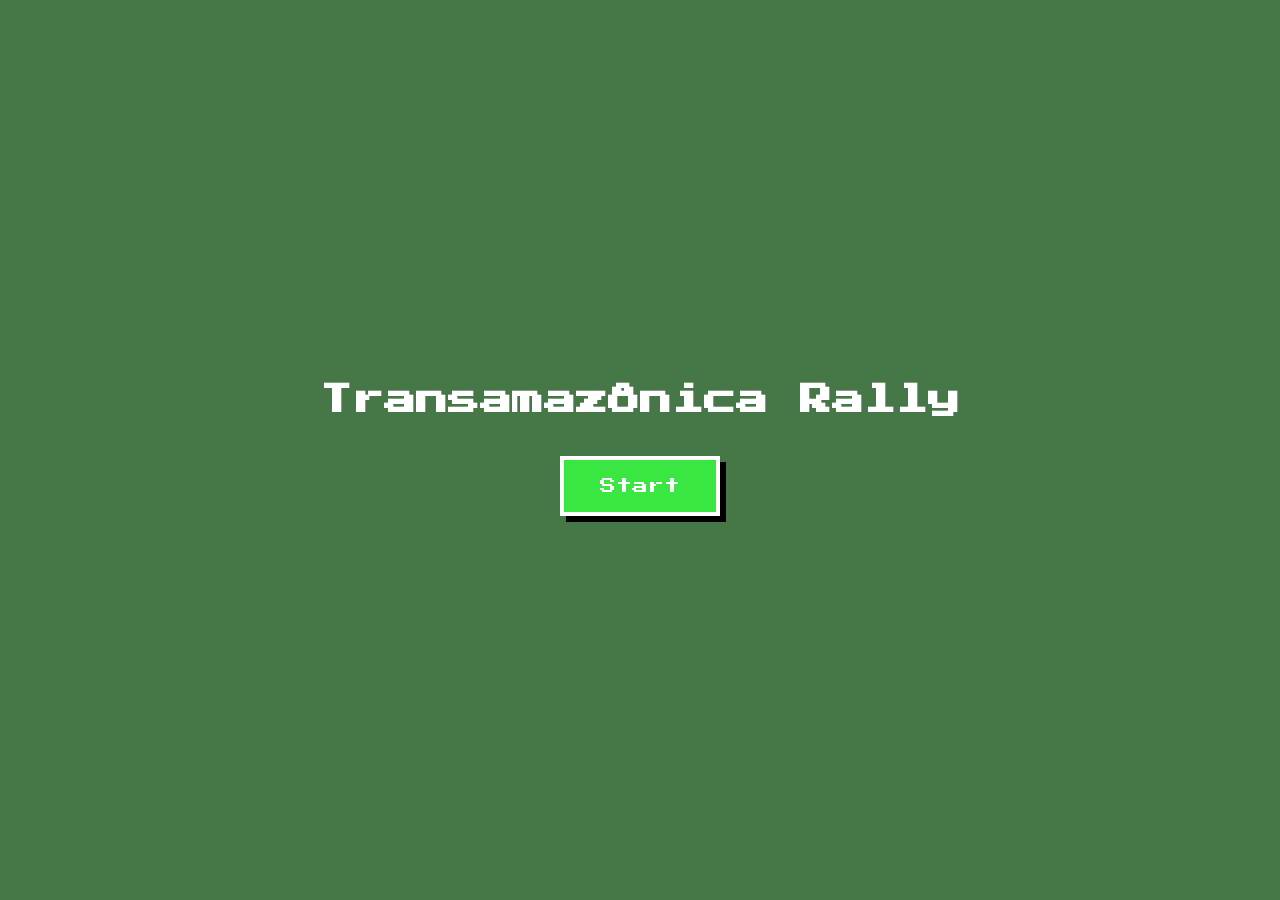
<file: index.html>
<!DOCTYPE html>
<html lang="pt-BR">
<head>
    <meta charset="UTF-8">
    <meta name="viewport" content="width=device-width, initial-scale=1.0">
    <title>Menu</title>
    <link rel="preconnect" href="https://fonts.googleapis.com">
    <link rel="preconnect" href="https://fonts.gstatic.com" crossorigin>
    <link href="https://fonts.googleapis.com/css2?family=Press+Start+2P&display=swap" rel="stylesheet">
    <link rel="stylesheet" href="style_1.css">
    <link rel="stylesheet" href="https://fonts.googleapis.com/css2?family=Material+Symbols+Outlined:opsz,wght,FILL,GRAD@20..48,100..700,0..1,-50..200&icon_names=sports_esports" />
    <link rel="icon"type="image/png" href="flatcon.png">
</head>
<body>
    <main class="menu-container">
        <h1 class="tittle">Transamazônica Rally</h1>
        <button id="btn-start" class="btn-play">Start</button>
    </main>
    <script>
        document.getElementById('btn-start').addEventListener('click', ()=>{
            //redirecionar para o arquivo
            window.location.href = 'jogo.html';
        })

    </script>
</body>
</html>
</file>
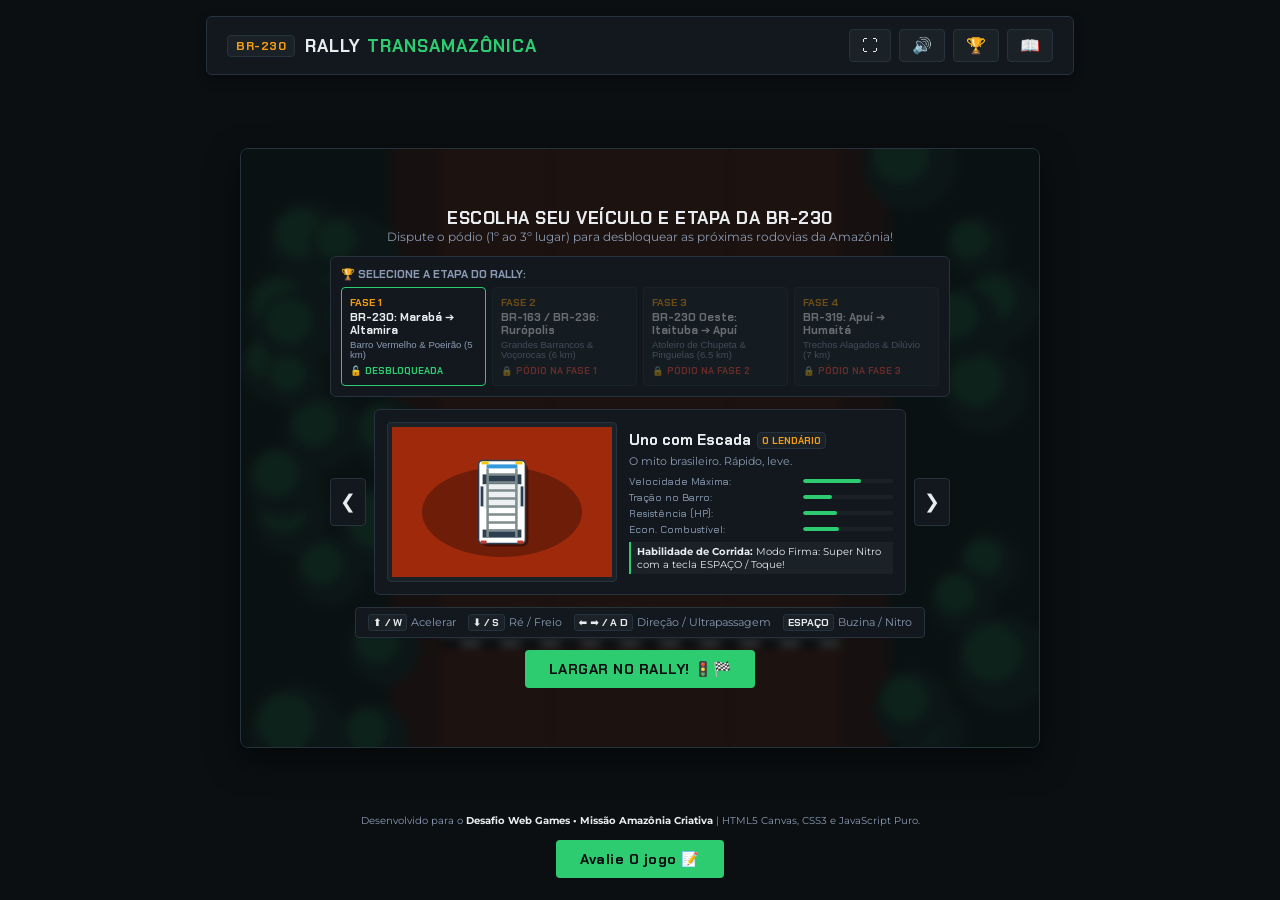
<file: jogo.html>
<!DOCTYPE html>
<html lang="pt-BR">
<head>
  <meta charset="UTF-8">
  <meta name="viewport" content="width=device-width, initial-scale=1.0, maximum-scale=1.0, user-scalable=no">
  <meta name="description" content="Transamazônica Rally: Desafio BR-230">
  <title>Transamazônica Rally</title>
  <link rel="preconnect" href="https://fonts.googleapis.com">
  <link rel="preconnect" href="https://fonts.gstatic.com">
  <link href="https://fonts.googleapis.com/css2?family=Chakra+Petch:wght@400;600;700;800&family=Montserrat:wght@400;600;800&display=swap" rel="stylesheet">
  <link rel="stylesheet" href="style.css">
  <link rel="icon"type="image/png" href="flatcon.png">
</head>
<body>
  <div id="game-container">
    <!-- Cabeçalho / Topbar -->
    <header class="game-header">
      <div class="header-logo">
        <span class="badge-road">BR-230</span>
        <h1>RALLY <span>TRANSAMAZÔNICA</span></h1>
      </div>
      <div class="header-controls">
        <button id="btn-fullscreen" class="btn-icon" title="Modo Tela Cheia" aria-label="Tela Cheia">
          ⛶
        </button>
        <button id="btn-sound" class="btn-icon" title="Ativar/Desativar Som" aria-label="Som">
          🔊
        </button>
        <button id="btn-records" class="btn-icon" title="Placar de Recordes e Pontos" aria-label="Pontos">
          🏆
        </button>
        <button id="btn-info" class="btn-icon" title="Guia do Piloto e Dicas da Transamazônica" aria-label="Guia">
          📖
        </button>
      </div>
    </header>

    <!-- Canvas do Jogo -->
    <div class="canvas-wrapper">
      <canvas id="gameCanvas" width="800" height="600"></canvas>
      
      <!-- Semáforo de Largada (3, 2, 1, VAI!) -->
      <div id="start-lights" class="start-lights hidden">
        <div class="light-group">
          <div class="light light-red" id="light-1"></div>
          <div class="light light-yellow" id="light-2"></div>
          <div class="light light-green" id="light-3"></div>
        </div>
        <div id="countdown-text" class="countdown-text">3</div>
      </div>

      <!-- Efeitos Climáticos / Efeitos de Tela -->
      <div id="mud-splatter" class="screen-fx"></div>
      <div id="dirty-mud-splatter" class="screen-fx"></div>
      <div id="rain-overlay" class="screen-fx"></div>
      <div id="fog-overlay" class="screen-fx"></div>
      <div id="flash-overlay" class="screen-fx"></div>

      <!-- HUD Dinâmico Sobreposto no Canvas (Modo Corrida) -->
      <div id="game-hud" class="hud-container hidden">
        <div class="hud-top">
          <!-- Posição na Corrida (1º ao 5º) -->
          <div class="hud-card position-card">
            <span class="hud-label">POSIÇÃO</span>
            <div class="position-display">
              <span id="pos-val" class="pos-num">1º</span>
              <span class="pos-total">/ 5</span>
            </div>
          </div>

          <!-- Mini-Mapa da Corrida (Posição dos 5 Carros) -->
          <div class="hud-card race-track-card">
            <div class="track-header">
              <span id="stage-badge-hud" class="badge-road" style="font-size: 0.65rem; padding: 1px 6px;">FASE 1</span>
              <span id="checkpoint-text">Trecho BR-230 • 0.0 km</span>
              <span>CHEGADA 🏁</span>
            </div>
            <div class="race-minimap" id="race-minimap">
              <div class="track-line"></div>
              <div id="car-dot-player" class="car-dot player-dot" title="Você"></div>
              <div id="car-dot-1" class="car-dot ai-dot" title="Rival 1"></div>
              <div id="car-dot-2" class="car-dot ai-dot" title="Rival 2"></div>
              <div id="car-dot-3" class="car-dot ai-dot" title="Rival 3"></div>
              <div id="car-dot-4" class="car-dot ai-dot" title="Rival 4"></div>
            </div>
          </div>

          <!-- Mudas & Botão de Menu In-Game -->
          <div class="hud-right-group">
            <div class="hud-card eco-card">
              <span class="hud-label">MUDAS</span>
              <span class="hud-value"><span id="seed-counter">0</span> 🌱</span>
            </div>
            <button id="btn-hud-pause" class="btn-icon hud-pause-btn" title="Pausar / Menu">
              ⏸️
            </button>
          </div>
        </div>

        <div class="hud-bottom">
          <!-- Velocímetro, Marcha/Tração e Relevo (Subida/Descida) -->
          <div class="hud-card speed-card">
            <div class="speed-digital">
              <span id="speed-val">0</span>
              <span class="unit">KM/H</span>
            </div>
            <div id="traction-warning" class="status-pill status-normal">PISTA LIVRE</div>
            <div id="slope-indicator" class="slope-pill slope-flat">↔️ PISTA PLANA</div>
          </div>

          <!-- Indicadores de Combustível e Integridade -->
          <div class="hud-card stats-card">
            <!-- Combustível -->
            <div class="stat-gauge">
              <div class="gauge-header">
                <span>⛽ BIO-COMBUSTÍVEL</span>
                <span id="fuel-val">100%</span>
              </div>
              <div class="gauge-bar">
                <div id="fuel-bar-fill" class="gauge-fill fuel-fill"></div>
              </div>
            </div>

            <!-- Integridade do Carro -->
            <div class="stat-gauge">
              <div class="gauge-header">
                <span>🛠️ INTEGRIDADE</span>
                <span id="health-val">100%</span>
              </div>
              <div class="gauge-bar">
                <div id="health-bar-fill" class="gauge-fill health-fill"></div>
              </div>
            </div>
          </div>
        </div>

        <!-- Alerta Flutuante de Eventos / Bônus -->
        <div id="floating-alert" class="floating-alert hidden"></div>
      </div>

      <!-- Controles Virtuais Touch (Mobile / Telas Touch) -->
      <div id="touch-controls" class="touch-controls hidden">
        <div class="touch-left">
          <button id="btn-left" class="touch-btn" aria-label="Esquerda">◀</button>
          <button id="btn-right" class="touch-btn" aria-label="Direita">▶</button>
        </div>
        <div class="touch-right">
          <button id="btn-horn" class="touch-btn touch-horn" aria-label="Buzina / Ação">📢</button>
          <button id="btn-brake" class="touch-btn touch-brake" aria-label="Freio">🛑</button>
          <button id="btn-gas" class="touch-btn touch-gas" aria-label="Acelerar">⚡</button>
        </div>
      </div>

      <!-- TELA DE GARAGEM / MENU PRINCIPAL -->
      <div id="menu-screen" class="overlay-screen">
        <div class="menu-content">
          <div class="menu-header">
            <h2>ESCOLHA SEU VEÍCULO E ETAPA DA BR-230</h2>
            <p>Dispute o pódio (1º ao 3º lugar) para desbloquear as próximas rodovias da Amazônia!</p>
          </div>

          <!-- Seletor de Fases (1 a 4) -->
          <div class="stage-selector-container">
            <span class="stage-selector-title">🏆 SELECIONE A ETAPA DO RALLY:</span>
            <div class="stage-grid">
              <button class="stage-card stage-active" data-stage="1" id="stage-btn-1">
                <span class="stage-tag">FASE 1</span>
                <span class="stage-name">BR-230: Marabá ➔ Altamira</span>
                <span class="stage-desc">Barro Vermelho & Poeirão (5 km)</span>
                <span class="stage-status" id="stage-status-1">🔓 DESBLOQUEADA</span>
              </button>
              <button class="stage-card stage-locked" data-stage="2" id="stage-btn-2">
                <span class="stage-tag">FASE 2</span>
                <span class="stage-name">BR-163 / BR-236: Rurópolis</span>
                <span class="stage-desc">Grandes Barrancos & Voçorocas (6 km)</span>
                <span class="stage-status" id="stage-status-2">🔒 PÓDIO NA FASE 1</span>
              </button>
              <button class="stage-card stage-locked" data-stage="3" id="stage-btn-3">
                <span class="stage-tag">FASE 3</span>
                <span class="stage-name">BR-230 Oeste: Itaituba ➔ Apuí</span>
                <span class="stage-desc">Atoleiro de Chupeta & Pinguelas (6.5 km)</span>
                <span class="stage-status" id="stage-status-3">🔒 PÓDIO NA FASE 2</span>
              </button>
              <button class="stage-card stage-locked" data-stage="4" id="stage-btn-4">
                <span class="stage-tag">FASE 4</span>
                <span class="stage-name">BR-319: Apuí ➔ Humaitá</span>
                <span class="stage-desc">Trechos Alagados & Dilúvio (7 km)</span>
                <span class="stage-status" id="stage-status-4">🔒 PÓDIO NA FASE 3</span>
              </button>
            </div>
          </div>

          <!-- Seletor de Carros / Garagem -->
          <div class="garage-selector">
            <button id="btn-prev-car" class="nav-arrow" aria-label="Veículo Anterior">❮</button>
            
            <div class="vehicle-display-card">
              <div class="vehicle-preview-box">
                <canvas id="vehiclePreviewCanvas" width="220" height="150"></canvas>
              </div>
              <div class="vehicle-info">
                <div class="vehicle-title-wrap">
                  <h3 id="car-name">Uno Mille com Escada</h3>
                  <span id="car-tag" class="car-badge">O LENDÁRIO</span>
                </div>
                <p id="car-desc" class="car-description">
                  Veloz, ágil e munido com a mística escada no teto. Ativa o Modo Firma (Nitro), mas exige cuidado nas crateras.
                </p>
                
                <!-- Barras de Atributos -->
                <div class="car-attributes">
                  <div class="attr-row">
                    <span>Velocidade Máxima:</span>
                    <div class="attr-bar"><div id="attr-speed" class="attr-fill"></div></div>
                  </div>
                  <div class="attr-row">
                    <span>Tração no Barro:</span>
                    <div class="attr-bar"><div id="attr-traction" class="attr-fill"></div></div>
                  </div>
                  <div class="attr-row">
                    <span>Resistência (HP):</span>
                    <div class="attr-bar"><div id="attr-durability" class="attr-fill"></div></div>
                  </div>
                  <div class="attr-row">
                    <span>Econ. Combustível:</span>
                    <div class="attr-bar"><div id="attr-fuel" class="attr-fill"></div></div>
                  </div>
                </div>

                <div class="car-special">
                  <strong>Habilidade de Corrida:</strong> <span id="car-ability">Modo Firma (Super Aceleração temporária com ESPAÇO)</span>
                </div>
              </div>
            </div>

            <button id="btn-next-car" class="nav-arrow" aria-label="Próximo Veículo">❯</button>
          </div>

          <!-- Mini Guia de Controles -->
          <div class="controls-guide">
            <div class="guide-item">
              <span class="key-pill">⬆️ / W</span> Acelerar
            </div>
            <div class="guide-item">
              <span class="key-pill">⬇️ / S</span> Ré / Freio
            </div>
            <div class="guide-item">
              <span class="key-pill">⬅️ ➡️ / A D</span> Direção / Ultrapassagem
            </div>
            <div class="guide-item">
              <span class="key-pill">ESPAÇO</span> Buzina / Nitro
            </div>
          </div>

          <div class="menu-actions">
            <button id="btn-start" class="btn-primary">LARGAR NO RALLY! 🚦🏁</button>
          </div>
        </div>
      </div>

      <!-- TELA DE PAUSA / MENU EM JOGO -->
      <div id="pause-screen" class="overlay-screen hidden">
        <div class="modal-card pause-card">
          <h2>CORRIDA PAUSADA ⏸️</h2>
          <p>Você parou no acostamento da Transamazônica. Escolha uma opção:</p>
          <div class="modal-buttons pause-buttons-grid">
            <button id="btn-resume" class="btn-primary">CONTINUAR CORRIDA ▶️</button>
            <button id="btn-pause-restart" class="btn-secondary">REINICIAR ETAPA 🔄</button>
            <button id="btn-pause-records" class="btn-secondary">PLACAR & RECORDES 🏆</button>
            <button id="btn-pause-guide" class="btn-secondary">GUIA DO PILOTO 📖</button>
            <button id="btn-quit" class="btn-secondary">VOLTAR À GARAGEM 🚪</button>
          </div>
        </div>
      </div>

      <!-- TELA DE GAME OVER / DERROTA -->
      <div id="gameover-screen" class="overlay-screen hidden">
        <div class="modal-card gameover-card">
          <div class="modal-icon">⚠️</div>
          <h2 id="gameover-title">FIM DE CORRIDA!</h2>
          <p id="gameover-reason">Seu veículo quebrou devido às crateras da Transamazônica.</p>

          <div class="final-stats-grid">
            <div class="stat-box">
              <span class="stat-num" id="stat-dist">0 km</span>
              <span class="stat-label">Distância Percorrida</span>
            </div>
            <div class="stat-box">
              <span class="stat-num" id="stat-seeds">0</span>
              <span class="stat-label">Mudas Salvas</span>
            </div>
            <div class="stat-box">
              <span class="stat-num" id="stat-fauna">0</span>
              <span class="stat-label">Animais Respeitados</span>
            </div>
            <div class="stat-box highlight-box">
              <span class="stat-num" id="stat-score">0</span>
              <span class="stat-label">Pontuação Total</span>
            </div>
          </div>

          <div class="record-badge">
            🏆 Melhor Corrida: <span id="stat-record">0 pts</span>
          </div>

          <div class="modal-buttons">
            <button id="btn-retry" class="btn-primary">CORRER NOVAMENTE 🔄</button>
            <button id="btn-garage-return" class="btn-secondary">TROCAR CARRO 🚗</button>
          </div>
        </div>
      </div>

      <!-- TELA DE VITÓRIA / PÓDIO DE CORRIDA -->
      <div id="victory-screen" class="overlay-screen hidden">
        <div class="modal-card victory-card">
          <div class="modal-icon" id="vic-trophy">🏆</div>
          <h2 id="vic-title">CHEGADA EM 1º LUGAR!</h2>
          <p id="vic-subtitle">Você cruzou a linha de chegada na Base de Altamira como o Campeão da Transamazônica!</p>

          <div class="podium-display">
            <div class="podium-rank" id="vic-badge">🥇 CAMPEÃO DA BR-230</div>
          </div>

          <div class="final-stats-grid">
            <div class="stat-box">
              <span class="stat-num" id="vic-time">00:00</span>
              <span class="stat-label">Tempo de Corrida</span>
            </div>
            <div class="stat-box">
              <span class="stat-num" id="vic-seeds">0</span>
              <span class="stat-label">Mudas Coletadas</span>
            </div>
            <div class="stat-box">
              <span class="stat-num" id="vic-fauna">0</span>
              <span class="stat-label">Fauna Preservada</span>
            </div>
            <div class="stat-box highlight-box">
              <span class="stat-num" id="vic-score">0</span>
              <span class="stat-label">Pontuação do Pódio</span>
            </div>
          </div>

          <div class="modal-buttons">
            <button id="btn-next-stage" class="btn-primary">PRÓXIMA ETAPA ➡️</button>
            <button id="btn-play-again" class="btn-secondary">CORRER DE NOVO 🌟</button>
            <button id="btn-vic-garage" class="btn-secondary">GARAGEM DE CARROS 🚗</button>
          </div>
        </div>
      </div>

      <!-- MODAL DE PLACAR DE RECORDES E PONTOS -->
      <div id="records-modal" class="overlay-screen hidden">
        <div class="modal-card records-card">
          <h2>🏆 Galeria de Recordes & Pontuações</h2>
          <p>Estatísticas do seu histórico pelas rodovias da Amazônia:</p>
          
          <div class="records-grid">
            <div class="stat-box highlight-box">
              <span class="stat-num" id="rec-high-score">0 pts</span>
              <span class="stat-label">Maior Pontuação Geral</span>
            </div>
            <div class="stat-box">
              <span class="stat-num" id="rec-total-seeds">0 🌱</span>
              <span class="stat-label">Total de Mudas Salvas</span>
            </div>
            <div class="stat-box">
              <span class="stat-num" id="rec-total-fauna">0 🐆</span>
              <span class="stat-label">Fauna Preservada</span>
            </div>
            <div class="stat-box">
              <span class="stat-num" id="rec-unlocked-stages">Fase 1 / 4</span>
              <span class="stat-label">Progresso da Campanha</span>
            </div>
          </div>

          <div class="stage-records-list">
            <h3>Melhores Tempos por Etapa:</h3>
            <div class="stage-record-row"><span>Fase 1 (BR-230 Marabá):</span> <strong id="rec-time-1">--:--</strong></div>
            <div class="stage-record-row"><span>Fase 2 (BR-163 Barrancos):</span> <strong id="rec-time-2">--:--</strong></div>
            <div class="stage-record-row"><span>Fase 3 (BR-230 Oeste Canaletas):</span> <strong id="rec-time-3">--:--</strong></div>
            <div class="stage-record-row"><span>Fase 4 (BR-319 Alagados):</span> <strong id="rec-time-4">--:--</strong></div>
          </div>

          <div class="modal-buttons" style="margin-top: 15px;">
            <button id="btn-close-records" class="btn-primary">VOLTAR AO JOGO ✖</button>
          </div>
        </div>
      </div>

      <!-- MODAL DE GUIA DO PILOTO E EXPLICAÇÕES -->
      <div id="info-modal" class="overlay-screen hidden">
        <div class="modal-card info-card">
          <h2>📖 Guia do Piloto da Transamazônica</h2>
          <div class="info-content">
            <div class="guide-topic">
              <h4>⛰️ Relevo da Amazônia (Aclives e Declives):</h4>
              <p>A topografia da Transamazônica possui subidas e descidas naturais que cortam vales e serras. Nas descidas o carro ganha embalo e nas subidas o ritmo flui naturalmente. Colete os galões de bio-combustível e as mudas nativas espalhadas pela pista para manter sua autonomia e pontuação sempre altas!</p>
            </div>
            <div class="guide-topic">
              <h4>🏎️ Curvas & Força Centrífuga:</h4>
              <p>A Transamazônica serpenteia a floresta com curvas sinuosas. Solte o acelerador ou freie antes de entrar na curva para não derrapar na terra e bater nos barrancos!</p>
            </div>
            <div class="guide-topic">
              <h4>🚷 Concorrentes Jogando Sujo:</h4>
              <p>Os rivais não facilitam! Eles <strong>fecham a porta</strong> em ultrapassagens, <strong>jogam spray de lama e pedras</strong> no seu para-brisa e tentam te empurrar contra os barrancos. Desvie lateralmente e use o vácuo com precisão!</p>
            </div>
            <div class="guide-topic">
              <h4>🌫️ Bancos de Neblina & Animais na Pista:</h4>
              <p>Em trechos de neblina espessa, a visibilidade cai drasticamente. Buzine (ESPAÇO) para alertar onças, antas e capivaras a tempo e ganhar bônus de preservação ambiental!</p>
            </div>
          </div>
          <div class="modal-buttons">
            <button id="btn-close-info" class="btn-primary">ENTENDIDO! VOLTAR AO RALLY ✖</button>
          </div>
        </div>
      </div>
    </div>

    <!-- Rodapé Semântico -->
    <footer class="game-footer">
      <p>Desenvolvido para o <strong>Desafio Web Games • Missão Amazônia Criativa</strong> | HTML5 Canvas, CSS3 e JavaScript Puro.</p>
      <br>
      <div class="menu-actions">
        <a href="https://docs.google.com/forms/d/e/1FAIpQLScHGECVdyHqYR4V4LaIM3n9pY1hiho51vANH201O3oFjHBHVQ/viewform?usp=header" target="_blank" class="btn-primary" style="text-decoration: none; display: inline-block;">
    Avalie O jogo 📝
  </a>
</div>
    </footer>
  </div>

  <!-- Scripts do Jogo Modularizados -->
  <script src="js/audio.js"></script>
  <script src="js/vehicles.js"></script>
  <script src="js/obstacles.js"></script>
  <script src="js/game.js"></script>
</body>
</html>
</file>
<file: style_1.css>
* {
      margin: 0;
      padding: 0;
      box-sizing: border-box;
      font-family: 'Press Start 2P', monospace;
    }

  body {
      background-color: #467746; /* Verde musgo escuro */
      color: #fff;
      height: 100vh;
      display: flex;
      align-items: center;
      justify-content: center;
    }

    .menu-container {
      display: flex;
      flex-direction: column;
      align-items: center;
      gap: 2.5rem;
      text-align: center;
    }

    .title {
      font-size: 2.2rem;
      color: #ffbd03;
      text-shadow: 4px 4px #7a0000;
      line-height: 1.4;
    }

    .btn-play {
      background-color: #39e642;
      color: #fff;
      border: 4px solid #fff;
      padding: 18px 36px;
      font-size: 1rem;
      cursor: pointer;
      box-shadow: 6px 6px 0px #000;
      transition: transform 0.1s, box-shadow 0.1s;
    }

    .btn-play:hover {
      background-color: #ffbd03;
      color: #000;
      transform: translate(-2px, -2px);
      box-shadow: 8px 8px 0px #000;
    }

    .btn-play:active {
      transform: translate(4px, 4px);
      box-shadow: 2px 2px 0px #000;
    }
</file>
<file: style.css>
:root {
  --bg-main: #0b0f12;
  --bg-surface: #12181d;
  --bg-surface-elevated: #1a2228;
  --bg-overlay: rgba(11, 15, 18, 0.88);
  
  --border-color: #26333d;
  --border-focus: #3d5262;

  --color-primary: #2ecc71;
  --color-primary-dark: #27ae60;
  --color-accent: #f39c12;
  --color-danger: #e74c3c;
  --color-info: #3498db;

  --text-main: #e8ecef;
  --text-muted: #8b9bb4;
  --text-dark: #0b0f12;

  --font-display: 'Chakra Petch', system-ui, -apple-system, sans-serif;
  --font-body: 'Montserrat', system-ui, -apple-system, sans-serif;

  --radius-sm: 4px;
  --radius-md: 6px;
  --radius-lg: 8px;

  --shadow-subtle: 0 4px 12px rgba(0, 0, 0, 0.3);
  --shadow-elevation: 0 12px 32px rgba(0, 0, 0, 0.5);
}

* {
  margin: 0;
  padding: 0;
  box-sizing: border-box;
  user-select: none;
  -webkit-user-select: none;
}

html, body {
  width: 100%;
  height: 100%;
  background-color: var(--bg-main);
  color: var(--text-main);
  font-family: var(--font-body);
  overflow-x: hidden;
  display: flex;
  justify-content: center;
  align-items: center;
}

#game-container {
  width: 100%;
  max-width: 900px;
  min-height: 100vh;
  display: flex;
  flex-direction: column;
  justify-content: space-between;
  align-items: center;
  padding: 16px;
  position: relative;
}

/* =========================================================
   CABEÇALHO / TOPBAR
   ========================================================= */
.game-header {
  width: 100%;
  display: flex;
  justify-content: space-between;
  align-items: center;
  background: var(--bg-surface);
  border: 1px solid var(--border-color);
  border-radius: var(--radius-md);
  padding: 12px 20px;
  margin-bottom: 12px;
  box-shadow: var(--shadow-subtle);
}

.header-logo {
  display: flex;
  align-items: center;
  gap: 10px;
}

.badge-road {
  background: var(--bg-surface-elevated);
  color: var(--color-accent);
  font-family: var(--font-display);
  font-weight: 700;
  font-size: 0.75rem;
  padding: 2px 8px;
  border-radius: var(--radius-sm);
  border: 1px solid var(--border-color);
  letter-spacing: 0.5px;
}

.game-header h1 {
  font-family: var(--font-display);
  font-size: 1.1rem;
  font-weight: 700;
  letter-spacing: 1px;
  color: var(--text-main);
}

.game-header h1 span {
  color: var(--color-primary);
}

.header-controls {
  display: flex;
  gap: 8px;
}

.btn-icon {
  background: var(--bg-surface-elevated);
  border: 1px solid var(--border-color);
  color: var(--text-main);
  font-size: 1rem;
  padding: 6px 12px;
  border-radius: var(--radius-sm);
  cursor: pointer;
  transition: background 0.15s ease, border-color 0.15s ease;
}

.btn-icon:hover {
  background: var(--border-focus);
  border-color: var(--text-muted);
}

/* =========================================================
   CANVAS WRAPPER
   ========================================================= */
.canvas-wrapper {
  position: relative;
  width: 100%;
  max-width: 800px;
  aspect-ratio: 4 / 3;
  background: #000;
  border-radius: var(--radius-lg);
  overflow: hidden;
  border: 1px solid var(--border-color);
  box-shadow: var(--shadow-elevation);
  display: flex;
  justify-content: center;
  align-items: center;
}

#gameCanvas {
  width: 100%;
  height: 100%;
  display: block;
}

/* Efeitos Especiais de Tela */
.screen-fx {
  position: absolute;
  top: 0;
  left: 0;
  width: 100%;
  height: 100%;
  pointer-events: none;
}

#mud-splatter {
  background: rgba(158, 42, 11, 0.25);
  opacity: 0;
  transition: opacity 0.2s ease;
}

#mud-splatter.active {
  opacity: 1;
}

#rain-overlay {
  background: rgba(41, 128, 185, 0.1);
  opacity: 0;
  transition: opacity 0.3s ease;
}

#rain-overlay.active {
  opacity: 1;
}

#flash-overlay {
  background: #fff;
  opacity: 0;
  transition: opacity 0.05s ease;
}

#flash-overlay.flash {
  opacity: 0.5;
}

/* =========================================================
   HUD (HEADS-UP DISPLAY)
   ========================================================= */
.hud-container {
  position: absolute;
  top: 0;
  left: 0;
  width: 100%;
  height: 100%;
  display: flex;
  flex-direction: column;
  justify-content: space-between;
  padding: 12px;
  pointer-events: none;
}

.hud-top, .hud-bottom {
  display: flex;
  justify-content: space-between;
  align-items: center;
  gap: 8px;
  width: 100%;
}

.hud-card {
  background: var(--bg-surface);
  border: 1px solid var(--border-color);
  padding: 8px 12px;
  border-radius: var(--radius-sm);
  box-shadow: var(--shadow-subtle);
  pointer-events: auto;
}

.hud-label {
  font-family: var(--font-display);
  font-size: 0.65rem;
  color: var(--text-muted);
  letter-spacing: 0.5px;
  display: block;
  margin-bottom: 2px;
  text-transform: uppercase;
}

.hud-value {
  font-family: var(--font-display);
  font-weight: 700;
  font-size: 0.95rem;
  color: var(--text-main);
}

/* Semáforo */
.start-lights {
  position: absolute;
  top: 35%;
  left: 50%;
  transform: translate(-50%, -50%);
  background: var(--bg-surface);
  border: 1px solid var(--border-color);
  border-radius: var(--radius-md);
  padding: 16px 24px;
  display: flex;
  flex-direction: column;
  align-items: center;
  gap: 12px;
  z-index: 60;
  box-shadow: var(--shadow-elevation);
}

.light-group {
  display: flex;
  gap: 12px;
}

.light {
  width: 24px;
  height: 24px;
  border-radius: 50%;
  background: #1a2228;
  border: 1px solid var(--border-color);
}

.light-red.active { background: var(--color-danger); }
.light-yellow.active { background: var(--color-accent); }
.light-green.active { background: var(--color-primary); }

.countdown-text {
  font-family: var(--font-display);
  font-size: 1.8rem;
  font-weight: 700;
  color: var(--text-main);
}

/* Posição & Mini-Mapa */
.position-card {
  min-width: 80px;
  text-align: center;
}

.position-display {
  display: flex;
  align-items: baseline;
  justify-content: center;
  gap: 2px;
}

.pos-num {
  font-family: var(--font-display);
  font-size: 1.5rem;
  font-weight: 700;
  color: var(--color-accent);
  line-height: 1;
}

.pos-total {
  font-family: var(--font-display);
  font-size: 0.75rem;
  color: var(--text-muted);
}

.race-track-card {
  flex: 1;
  max-width: 320px;
}

.track-header {
  display: flex;
  justify-content: space-between;
  font-family: var(--font-display);
  font-size: 0.65rem;
  color: var(--text-muted);
  margin-bottom: 6px;
}

.race-minimap {
  position: relative;
  width: 100%;
  height: 6px;
  background: var(--bg-surface-elevated);
  border-radius: 3px;
  display: flex;
  align-items: center;
}

.track-line {
  position: absolute;
  width: 100%;
  height: 1px;
  background: var(--border-color);
}

.car-dot {
  position: absolute;
  width: 8px;
  height: 8px;
  border-radius: 50%;
  transform: translate(-50%, 0);
  transition: left 0.1s linear;
}

.player-dot {
  background: var(--color-primary);
  border: 1px solid #fff;
  z-index: 10;
  width: 10px;
  height: 10px;
}

.ai-dot {
  background: var(--color-danger);
}

.hud-right-group {
  display: flex;
  align-items: center;
  gap: 8px;
}

.hud-pause-btn {
  background: var(--bg-surface);
  border: 1px solid var(--border-color);
  padding: 8px;
  border-radius: var(--radius-sm);
  cursor: pointer;
  pointer-events: auto;
  color: var(--text-main);
}

.hud-pause-btn:hover {
  background: var(--bg-surface-elevated);
}

/* Speedometer & Status */
.speed-card {
  display: flex;
  flex-direction: column;
  align-items: center;
  min-width: 110px;
}

.speed-digital {
  display: flex;
  align-items: baseline;
  gap: 3px;
}

.speed-digital #speed-val {
  font-family: var(--font-display);
  font-size: 1.6rem;
  font-weight: 700;
  color: var(--text-main);
  line-height: 1;
}

.speed-digital .unit {
  font-family: var(--font-display);
  font-size: 0.65rem;
  color: var(--text-muted);
}

.status-pill, .slope-pill {
  font-family: var(--font-display);
  font-size: 0.6rem;
  font-weight: 700;
  padding: 2px 6px;
  border-radius: var(--radius-sm);
  margin-top: 4px;
  letter-spacing: 0.5px;
  text-transform: uppercase;
}

.status-normal, .slope-flat {
  background: var(--bg-surface-elevated);
  color: var(--text-muted);
  border: 1px solid var(--border-color);
}

.status-mud, .slope-uphill {
  background: var(--color-danger);
  color: #fff;
}

.status-boost, .slope-downhill {
  background: var(--color-primary);
  color: var(--text-dark);
}

.stats-card {
  display: flex;
  gap: 12px;
  min-width: 220px;
}

.stat-gauge {
  flex: 1;
}

.gauge-header {
  display: flex;
  justify-content: space-between;
  font-family: var(--font-display);
  font-size: 0.65rem;
  margin-bottom: 4px;
  color: var(--text-muted);
}

.gauge-bar {
  width: 100%;
  height: 6px;
  background: var(--bg-surface-elevated);
  border-radius: 3px;
  overflow: hidden;
  border: 1px solid var(--border-color);
}

.gauge-fill {
  height: 100%;
  width: 100%;
  transition: width 0.2s ease;
}

.fuel-fill { background: var(--color-accent); }
.health-fill { background: var(--color-primary); }

/* Floating Alert */
.floating-alert {
  position: absolute;
  top: 20%;
  left: 50%;
  transform: translate(-50%, -50%);
  background: var(--bg-surface-elevated);
  border: 1px solid var(--border-focus);
  color: var(--text-main);
  padding: 8px 16px;
  border-radius: var(--radius-sm);
  font-family: var(--font-display);
  font-weight: 700;
  font-size: 0.85rem;
  box-shadow: var(--shadow-subtle);
  animation: floatFade 1.8s forwards;
  pointer-events: none;
  text-align: center;
}

@keyframes floatFade {
  0% { opacity: 0; transform: translate(-50%, -10%); }
  15% { opacity: 1; transform: translate(-50%, -50%); }
  85% { opacity: 1; transform: translate(-50%, -50%); }
  100% { opacity: 0; transform: translate(-50%, -80%); }
}

/* =========================================================
   OVERLAYS E TELAS DE MENU (GARAGEM, PAUSA, ETC)
   ========================================================= */
.overlay-screen {
  position: absolute;
  top: 0;
  left: 0;
  width: 100%;
  height: 100%;
  background: var(--bg-overlay);
  backdrop-filter: blur(4px);
  display: flex;
  justify-content: center;
  align-items: center;
  padding: 16px;
  z-index: 100;
}

.hidden {
  display: none !important;
}

.menu-content {
  width: 100%;
  max-width: 620px;
  display: flex;
  flex-direction: column;
  align-items: center;
  text-align: center;
  gap: 12px;
}

.menu-header h2 {
  font-family: var(--font-display);
  font-size: 1.1rem;
  font-weight: 700;
  letter-spacing: 0.5px;
  color: var(--text-main);
}

.menu-header p {
  font-size: 0.75rem;
  color: var(--text-muted);
}

/* Seletor de Fases */
.stage-selector-container {
  width: 100%;
  display: flex;
  flex-direction: column;
  gap: 6px;
  background: var(--bg-surface);
  border: 1px solid var(--border-color);
  border-radius: var(--radius-md);
  padding: 10px;
}

.stage-selector-title {
  font-family: var(--font-display);
  font-size: 0.7rem;
  font-weight: 700;
  color: var(--text-muted);
  text-align: left;
  text-transform: uppercase;
}

.stage-grid {
  display: grid;
  grid-template-columns: repeat(4, 1fr);
  gap: 6px;
}

.stage-card {
  background: var(--bg-surface-elevated);
  border: 1px solid var(--border-color);
  border-radius: var(--radius-sm);
  padding: 8px;
  display: flex;
  flex-direction: column;
  align-items: flex-start;
  text-align: left;
  cursor: pointer;
  transition: border-color 0.15s ease, background 0.15s ease;
  color: var(--text-main);
}

.stage-card:hover:not(.stage-locked) {
  border-color: var(--border-focus);
}

.stage-card.stage-active {
  border-color: var(--color-primary);
  background: var(--bg-surface);
}

.stage-card.stage-locked {
  opacity: 0.4;
  cursor: not-allowed;
}

.stage-tag {
  font-family: var(--font-display);
  font-size: 0.65rem;
  font-weight: 700;
  color: var(--color-accent);
  margin-bottom: 2px;
}

.stage-name {
  font-family: var(--font-display);
  font-size: 0.7rem;
  font-weight: 700;
  color: var(--text-main);
  line-height: 1.2;
  margin-bottom: 2px;
}

.stage-desc {
  font-size: 0.6rem;
  color: var(--text-muted);
  line-height: 1.1;
  margin-bottom: 4px;
}

.stage-status {
  font-family: var(--font-display);
  font-size: 0.58rem;
  font-weight: 700;
  color: var(--color-primary);
  margin-top: auto;
}

.stage-locked .stage-status {
  color: var(--color-danger);
}

/* Seletor de Carros */
.garage-selector {
  width: 100%;
  display: flex;
  align-items: center;
  justify-content: space-between;
  gap: 8px;
}

.nav-arrow {
  background: var(--bg-surface);
  border: 1px solid var(--border-color);
  color: var(--text-main);
  font-size: 1.2rem;
  width: 36px;
  height: 48px;
  border-radius: var(--radius-sm);
  cursor: pointer;
  transition: background 0.15s ease;
  display: flex;
  align-items: center;
  justify-content: center;
}

.nav-arrow:hover {
  background: var(--bg-surface-elevated);
}

.vehicle-display-card {
  flex: 1;
  background: var(--bg-surface);
  border: 1px solid var(--border-color);
  border-radius: var(--radius-md);
  padding: 12px;
  display: flex;
  gap: 12px;
  align-items: center;
  text-align: left;
}

.vehicle-preview-box {
  background: var(--bg-surface-elevated);
  border: 1px solid var(--border-color);
  border-radius: var(--radius-sm);
  padding: 4px;
  display: flex;
  justify-content: center;
  align-items: center;
}

.vehicle-info {
  flex: 1;
}

.vehicle-title-wrap {
  display: flex;
  align-items: center;
  gap: 6px;
  margin-bottom: 4px;
}

.vehicle-title-wrap h3 {
  font-family: var(--font-display);
  font-size: 0.95rem;
  color: var(--text-main);
  font-weight: 700;
}

.car-badge {
  background: var(--bg-surface-elevated);
  border: 1px solid var(--border-color);
  color: var(--color-accent);
  font-family: var(--font-display);
  font-size: 0.6rem;
  font-weight: 700;
  padding: 1px 4px;
  border-radius: var(--radius-sm);
}

.car-description {
  font-size: 0.7rem;
  color: var(--text-muted);
  line-height: 1.3;
  margin-bottom: 6px;
}

.car-attributes {
  display: flex;
  flex-direction: column;
  gap: 3px;
  margin-bottom: 6px;
}

.attr-row {
  display: flex;
  justify-content: space-between;
  align-items: center;
  font-family: var(--font-display);
  font-size: 0.65rem;
  color: var(--text-muted);
}

.attr-bar {
  width: 90px;
  height: 4px;
  background: var(--bg-surface-elevated);
  border-radius: 2px;
  overflow: hidden;
}

.attr-fill {
  height: 100%;
  background: var(--color-primary);
  border-radius: 2px;
}

.car-special {
  font-size: 0.65rem;
  background: var(--bg-surface-elevated);
  border-left: 2px solid var(--color-primary);
  padding: 3px 6px;
  color: var(--text-main);
}

/* Guia de Controles Mini */
.controls-guide {
  display: flex;
  justify-content: center;
  gap: 12px;
  flex-wrap: wrap;
  background: var(--bg-surface);
  padding: 6px 12px;
  border-radius: var(--radius-sm);
  border: 1px solid var(--border-color);
}

.guide-item {
  display: flex;
  align-items: center;
  gap: 4px;
  font-size: 0.68rem;
  color: var(--text-muted);
}

.key-pill {
  background: var(--bg-surface-elevated);
  border: 1px solid var(--border-color);
  padding: 1px 4px;
  border-radius: 3px;
  font-family: var(--font-display);
  font-size: 0.65rem;
  font-weight: 700;
  color: var(--text-main);
}

/* Botões Modernos */
.btn-primary {
  background: var(--color-primary);
  color: var(--text-dark);
  border: none;
  font-family: var(--font-display);
  font-weight: 700;
  font-size: 0.9rem;
  padding: 10px 24px;
  border-radius: var(--radius-sm);
  cursor: pointer;
  transition: background 0.15s ease, transform 0.1s ease;
  letter-spacing: 0.5px;
}

.btn-primary:hover {
  background: var(--color-primary-dark);
  color: #fff;
}

.btn-primary:active {
  transform: scale(0.98);
}

.btn-secondary {
  background: var(--bg-surface-elevated);
  color: var(--text-main);
  border: 1px solid var(--border-color);
  font-family: var(--font-display);
  font-weight: 700;
  font-size: 0.85rem;
  padding: 8px 16px;
  border-radius: var(--radius-sm);
  cursor: pointer;
  transition: background 0.15s ease;
}

.btn-secondary:hover {
  background: var(--border-focus);
}

/* Modais de Estado (Pausa, Vitória, Game Over) */
.modal-card {
  background: var(--bg-surface);
  border: 1px solid var(--border-color);
  border-radius: var(--radius-md);
  padding: 20px;
  max-width: 460px;
  width: 100%;
  text-align: center;
  box-shadow: var(--shadow-elevation);
}

.modal-icon {
  font-size: 2rem;
  margin-bottom: 4px;
}

.modal-card h2 {
  font-family: var(--font-display);
  font-size: 1.2rem;
  font-weight: 700;
  color: var(--text-main);
  margin-bottom: 4px;
}

.modal-card p {
  font-size: 0.78rem;
  color: var(--text-muted);
  margin-bottom: 12px;
}

.podium-display {
  margin: 8px 0 12px 0;
}

.podium-rank {
  background: var(--bg-surface-elevated);
  border: 1px solid var(--border-color);
  color: var(--color-accent);
  font-family: var(--font-display);
  font-size: 0.9rem;
  font-weight: 700;
  padding: 4px 12px;
  border-radius: var(--radius-sm);
  display: inline-block;
}

.final-stats-grid {
  display: grid;
  grid-template-columns: 1fr 1fr;
  gap: 8px;
  margin-bottom: 12px;
}

.stat-box {
  background: var(--bg-surface-elevated);
  border: 1px solid var(--border-color);
  padding: 8px;
  border-radius: var(--radius-sm);
  display: flex;
  flex-direction: column;
}

.stat-num {
  font-family: var(--font-display);
  font-weight: 700;
  font-size: 1.1rem;
  color: var(--text-main);
}

.stat-label {
  font-size: 0.65rem;
  color: var(--text-muted);
  margin-top: 2px;
}

.highlight-box {
  border-color: var(--border-focus);
}

.highlight-box .stat-num {
  color: var(--color-primary);
}

.record-badge {
  font-family: var(--font-display);
  font-size: 0.75rem;
  color: var(--color-accent);
  margin-bottom: 12px;
}

.modal-buttons {
  display: flex;
  justify-content: center;
  gap: 8px;
  flex-wrap: wrap;
}

/* Modais Especiais (Informativos / Guias) */
.info-card, .records-card {
  max-width: 540px;
  text-align: left;
}

.info-content {
  display: flex;
  flex-direction: column;
  gap: 8px;
  margin-bottom: 12px;
}

.guide-topic {
  background: var(--bg-surface-elevated);
  border: 1px solid var(--border-color);
  padding: 8px 10px;
  border-radius: var(--radius-sm);
}

.guide-topic h4 {
  font-family: var(--font-display);
  font-size: 0.75rem;
  color: var(--color-accent);
  margin-bottom: 2px;
}

.guide-topic p {
  font-size: 0.7rem;
  line-height: 1.3;
  color: var(--text-muted);
  margin: 0;
}

.records-grid {
  display: grid;
  grid-template-columns: 1fr 1fr;
  gap: 8px;
  margin: 10px 0;
}

.stage-records-list {
  background: var(--bg-surface-elevated);
  border: 1px solid var(--border-color);
  border-radius: var(--radius-sm);
  padding: 10px;
}

.stage-records-list h3 {
  font-family: var(--font-display);
  font-size: 0.75rem;
  color: var(--text-muted);
  margin-bottom: 6px;
  text-transform: uppercase;
}

.stage-record-row {
  display: flex;
  justify-content: space-between;
  font-size: 0.7rem;
  padding: 3px 0;
  border-bottom: 1px solid var(--border-color);
}

.stage-record-row:last-child {
  border-bottom: none;
}

.stage-record-row strong {
  color: var(--color-primary);
  font-family: var(--font-display);
}

/* =========================================================
   CONTROLES TOUCH MOBILE
   ========================================================= */
.touch-controls {
  position: absolute;
  bottom: 12px;
  left: 0;
  width: 100%;
  padding: 0 12px;
  display: flex;
  justify-content: space-between;
  pointer-events: none;
  z-index: 50;
}

.touch-left, .touch-right {
  display: flex;
  gap: 8px;
  pointer-events: auto;
}

.touch-btn {
  width: 48px;
  height: 48px;
  border-radius: var(--radius-sm);
  background: var(--bg-surface);
  border: 1px solid var(--border-color);
  color: var(--text-main);
  font-size: 1.1rem;
  display: flex;
  align-items: center;
  justify-content: center;
  touch-action: manipulation;
}

.touch-btn:active {
  background: var(--bg-surface-elevated);
}

.touch-gas { border-color: var(--color-primary); color: var(--color-primary); }
.touch-brake { border-color: var(--color-danger); color: var(--color-danger); }
.touch-horn { border-color: var(--color-accent); color: var(--color-accent); }

/* =========================================================
   RODAPÉ
   ========================================================= */
.game-footer {
  width: 100%;
  text-align: center;
  font-size: 0.65rem;
  color: var(--text-muted);
  padding: 6px;
}

.game-footer strong {
  color: var(--text-main);
}

/* =========================================================
   RESPONSIVIDADE (MOBILE & TABLET)
   ========================================================= */
@media (max-width: 768px) {
  .game-header h1 { font-size: 0.9rem; }
  .badge-road { font-size: 0.65rem; }
  
  .vehicle-display-card {
    flex-direction: column;
    text-align: center;
  }
  
  .vehicle-title-wrap { justify-content: center; }
  .car-attributes { max-width: 200px; margin: 0 auto 6px auto; }
  .speed-digital #speed-val { font-size: 1.3rem; }
  .stats-card { min-width: 160px; }
}

/* =========================================================
   MODO TELA CHEIA
   ========================================================= */
#game-container.fullscreen-mode {
  max-width: 100vw;
  width: 100vw;
  height: 100vh;
  padding: 0;
  justify-content: center;
}

#game-container.fullscreen-mode .canvas-wrapper {
  max-width: 100vw;
  width: 100vw;
  height: 100vh;
  border-radius: 0;
  border: none;
  aspect-ratio: unset;
}

#game-container.fullscreen-mode .game-header {
  position: absolute;
  top: 8px;
  left: 8px;
  right: 8px;
  z-index: 80;
  width: auto;
  background: var(--bg-overlay);
}

#game-container.fullscreen-mode .game-footer { display: none; }
</file>
